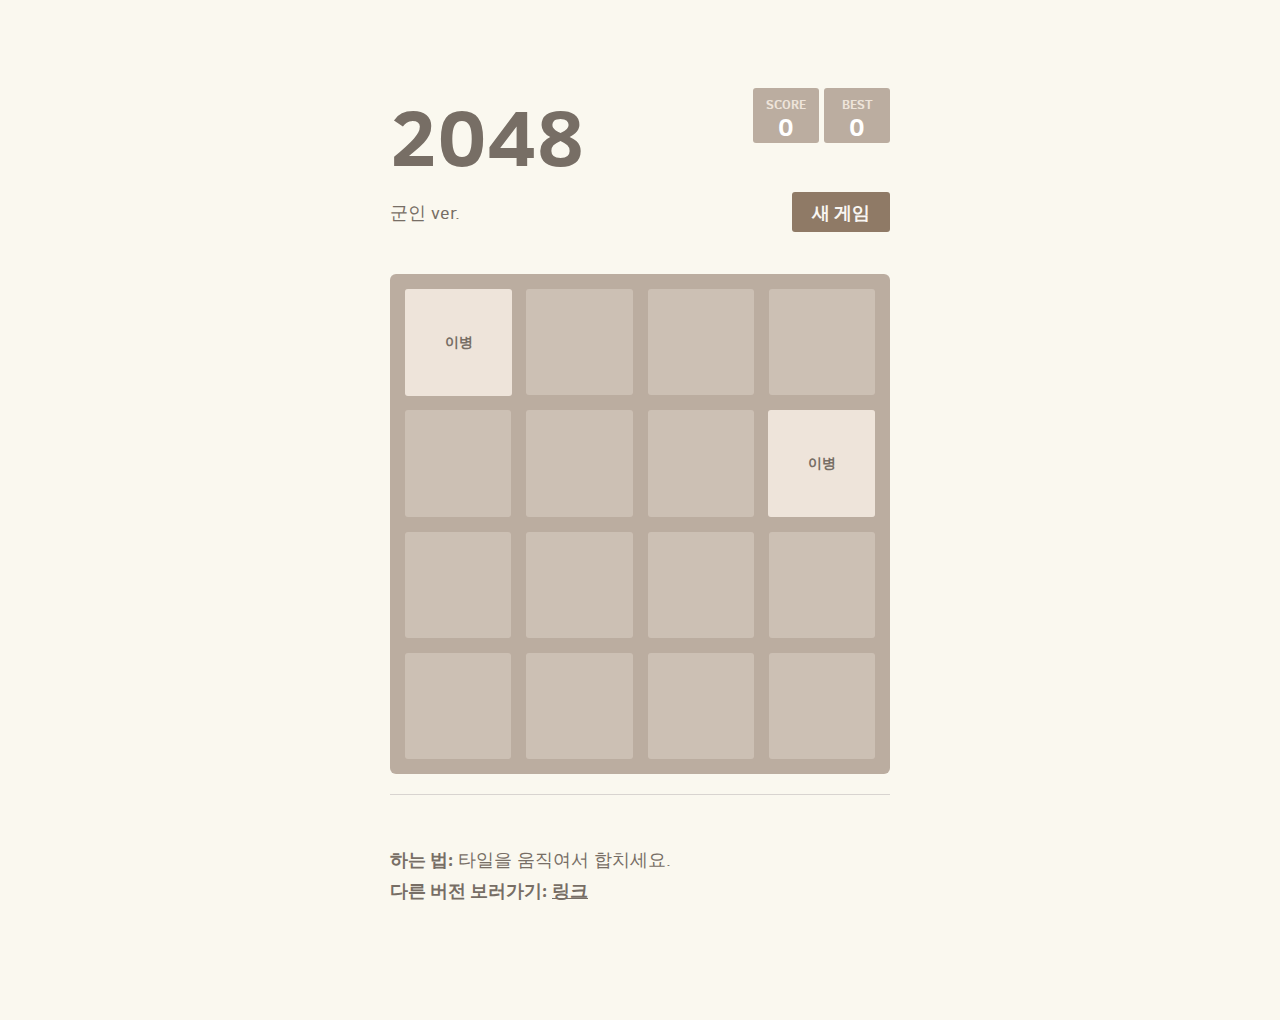
<file: index.html>
<!DOCTYPE html>
<html>
<head>
  <meta charset="utf-8">
  <title>군인_2048</title>

  <link href="style/main.css" rel="stylesheet" type="text/css">
  <link rel="shortcut icon" href="favicon.ico">
  <link rel="apple-touch-icon" href="meta/apple-touch-icon.png">
  <link rel="apple-touch-startup-image" href="meta/apple-touch-startup-image-640x1096.png" media="(device-width: 320px) and (device-height: 568px) and (-webkit-device-pixel-ratio: 2)"> <!-- iPhone 5+ -->
  <link rel="apple-touch-startup-image" href="meta/apple-touch-startup-image-640x920.png"  media="(device-width: 320px) and (device-height: 480px) and (-webkit-device-pixel-ratio: 2)"> <!-- iPhone, retina -->
  <meta name="apple-mobile-web-app-capable" content="yes">
  <meta name="apple-mobile-web-app-status-bar-style" content="black">

  <meta name="HandheldFriendly" content="True">
  <meta name="MobileOptimized" content="320">
  <meta name="viewport" content="width=device-width, target-densitydpi=160dpi, initial-scale=1.0, maximum-scale=1, user-scalable=no, minimal-ui">

  <style>
    .adfit {
      margin: 0 auto;
    }
  </style>
</head>
<body>
  <div class="container">
    <div class="adfit" id='id_adfit'>
      <ins class="kakao_ad_area" style="display:none;" 
        data-ad-unit    = "DAN-4jEQA7oJ8lHjGMBK" 
        data-ad-width   = "320" 
        data-ad-height  = "50"></ins> 
        <script type="text/javascript" src="//t1.daumcdn.net/kas/static/ba.min.js" async></script>
    </div>

    <div class="heading">
      <h1 class="title">2048</h1>
      <div class="scores-container">
        <div class="score-container">0</div>
        <div class="best-container">0</div>
      </div>
    </div>

    <div class="above-game">
      <p class="game-intro">군인 ver.</p>
      <a class="restart-button">새 게임</a>
    </div>

    <div class="game-container">
      <div class="game-message">
        <p></p>
        <div class="lower">
	        <a class="keep-playing-button">계속하기</a>
          <a class="retry-button">한 번 더!</a>
        </div>
      </div>

      <div class="grid-container">
        <div class="grid-row">
          <div class="grid-cell"></div>
          <div class="grid-cell"></div>
          <div class="grid-cell"></div>
          <div class="grid-cell"></div>
        </div>
        <div class="grid-row">
          <div class="grid-cell"></div>
          <div class="grid-cell"></div>
          <div class="grid-cell"></div>
          <div class="grid-cell"></div>
        </div>
        <div class="grid-row">
          <div class="grid-cell"></div>
          <div class="grid-cell"></div>
          <div class="grid-cell"></div>
          <div class="grid-cell"></div>
        </div>
        <div class="grid-row">
          <div class="grid-cell"></div>
          <div class="grid-cell"></div>
          <div class="grid-cell"></div>
          <div class="grid-cell"></div>
        </div>
      </div>

      <div class="tile-container">

      </div>

    </div>

    <hr>
    <p class="game-explanation">
      <strong class="important">하는 법:</strong> 타일을 움직여서 합치세요.<br>
      <strong class="important">다른 버전 보러가기:</strong> <a href="https://jjisu89.github.io/" target="_blank">링크</a>
    </p>
    <!-- <hr>
    <p>
    <strong class="important">Note:</strong> This site is not the official version of 2048. You can play it on your phone via <a href="http://git.io/2048">http://git.io/2048.</a> All other apps or sites are derivatives or fakes, and should be used with caution.
    </p> -->
    <!-- <p>
    Modified by some 미라클. Originally Created by <a href="http://gabrielecirulli.com" target="_blank">Gabriele Cirulli.</a> 
    </p> -->
    <br>
    <div class="adfit" id='id_adfit'>
      <ins class="kakao_ad_area" style="display:none;" 
        data-ad-unit    = "DAN-Vl7V8I14579aJcXX" 
        data-ad-width   = "320" 
        data-ad-height  = "100"></ins> 
        <script type="text/javascript" src="//t1.daumcdn.net/kas/static/ba.min.js" async></script>
    </div>
  </div>

  <script src="js/bind_polyfill.js"></script>
  <script src="js/classlist_polyfill.js"></script>
  <script src="js/animframe_polyfill.js"></script>
  <script src="js/keyboard_input_manager.js"></script>
  <script src="js/html_actuator.js"></script>
  <script src="js/grid.js"></script>
  <script src="js/tile.js"></script>
  <script src="js/local_storage_manager.js"></script>
  <script src="js/game_manager.js"></script>
  <script src="js/application.js"></script>
</body>
</html>
</file>
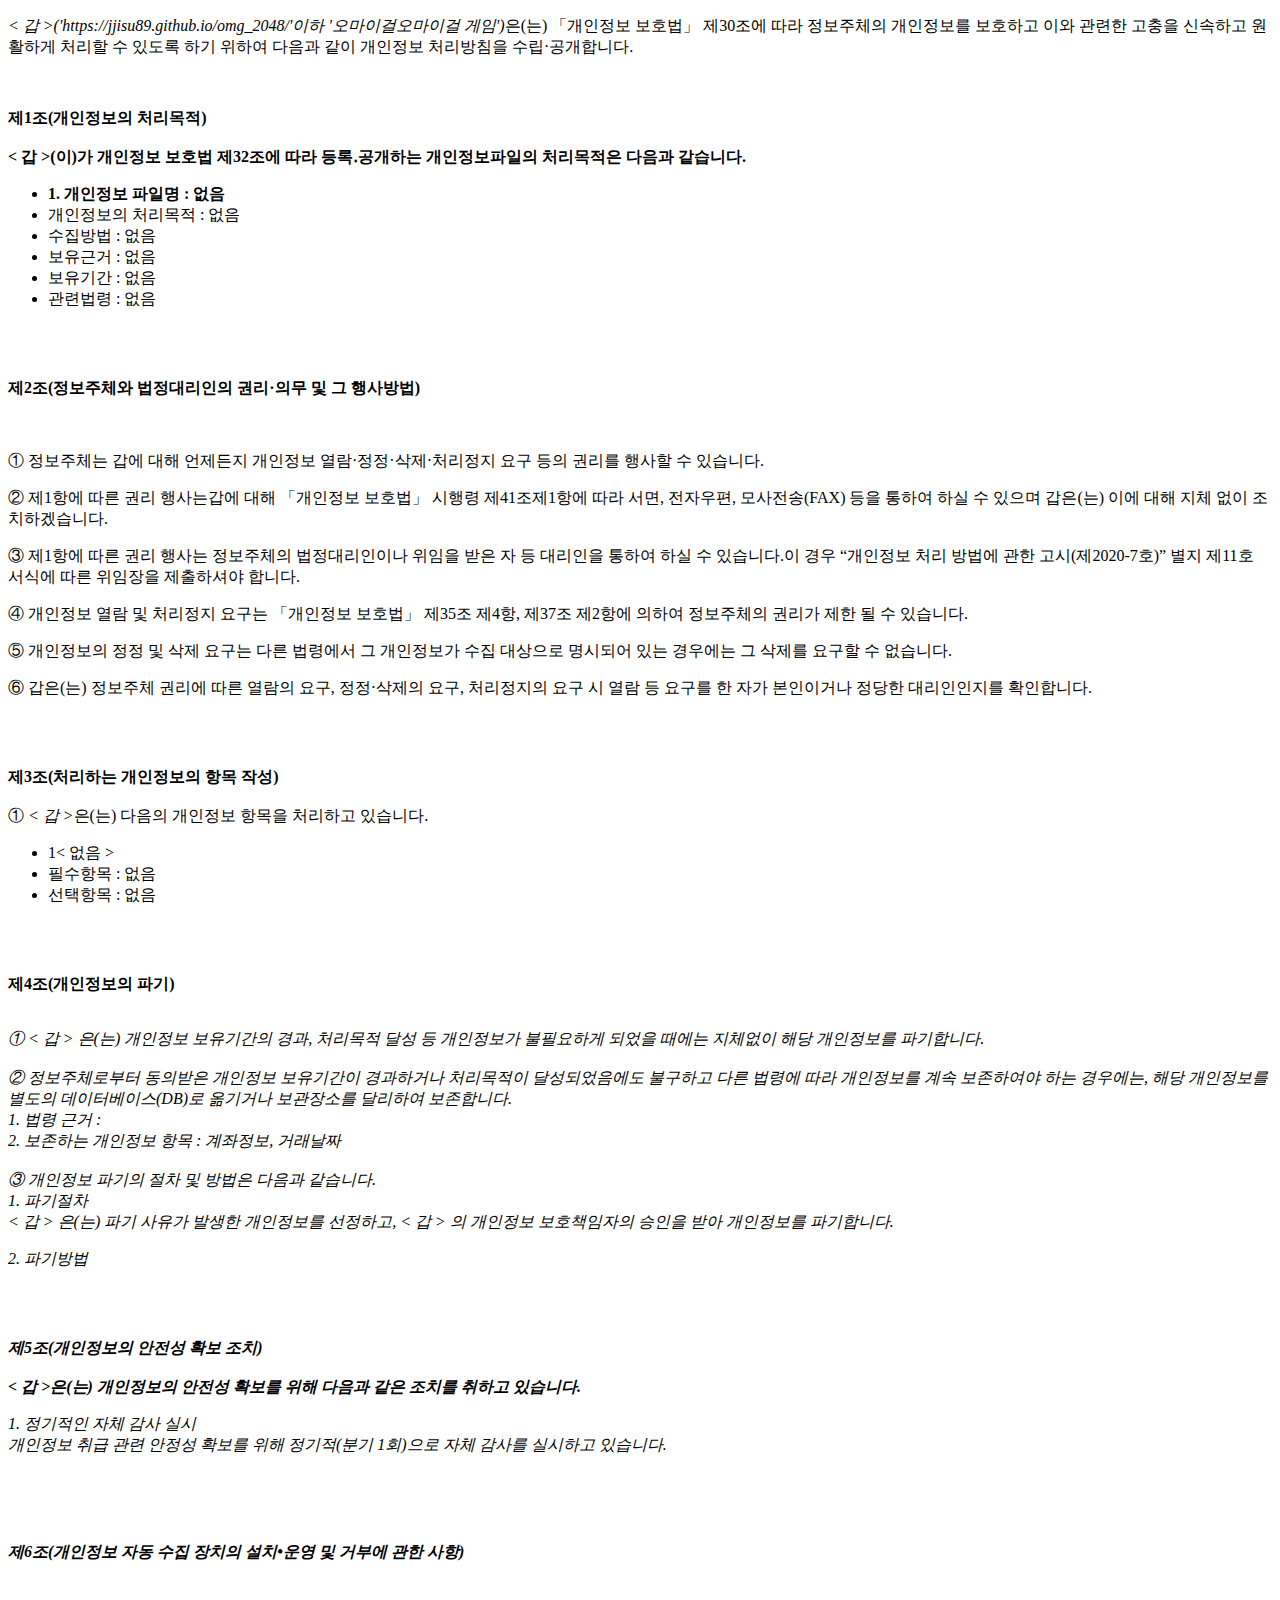
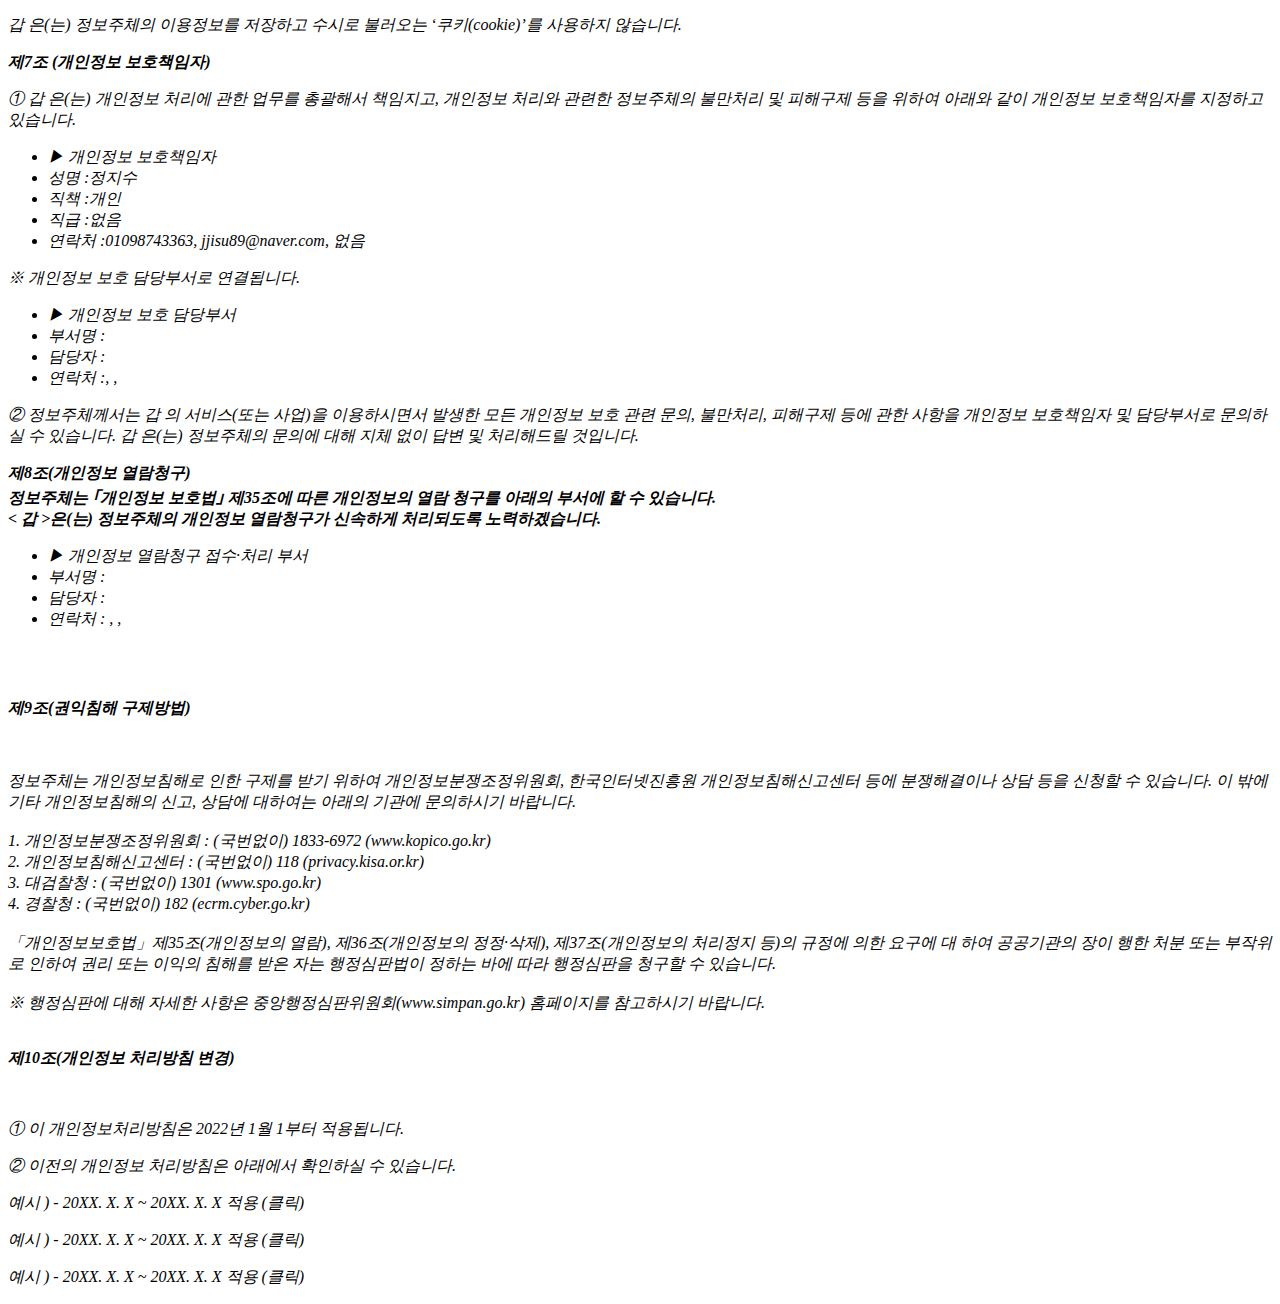
<file: privacy_omg.html>
<!DOCTYPE html PUBLIC "-//W3C//DTD XHTML 1.0 Transitional//EN" "http://www.w3.org/TR/xhtml1/DTD/xhtml1-transitional.dtd">
<html xmlns="http://www.w3.org/1999/xhtml" xml:lang="ko" lang="ko">
<head>
<meta http-equiv="Content-Type" content="text/html; charset=UTF-8">


<title>개인정보처리방침</title>
</head>
<body>
	<p> <p class="ls2 lh6 bs5 ts4"><em class="emphasis">< 갑 >('https://jjisu89.github.io/omg_2048/'이하 '오마이걸오마이걸 게임')</em>은(는) 「개인정보 보호법」 제30조에 따라 정보주체의 개인정보를 보호하고 이와 관련한 고충을 신속하고 원활하게 처리할 수 있도록 하기 위하여 다음과 같이 개인정보 처리방침을 수립·공개합니다.</p><p class="ls2"></br><p class='sub_p mgt30'><strong>제1조(개인정보의 처리목적)</br></br>< 갑 >(이)가 개인정보 보호법 제32조에 따라 등록․공개하는 개인정보파일의 처리목적은 다음과 같습니다.</strong></p><ul class='list_indent2 mgt10'><li class='tt'><b>1. 개인정보 파일명 : 없음</b></li><li>개인정보의  처리목적 : 없음</li><li>수집방법 : 없음</li><li>보유근거 : 없음</li><li>보유기간 : 없음</li><li>관련법령 : 없음</li></ul><br/><br/><p class="lh6 bs4"><strong>제2조(정보주체와 법정대리인의 권리·의무 및 그 행사방법)</strong></p><p class="ls2"><br/><br/>① 정보주체는 갑에 대해 언제든지 개인정보 열람·정정·삭제·처리정지 요구 등의 권리를 행사할 수 있습니다.</p><p class='sub_p'>② 제1항에 따른 권리 행사는갑에 대해 「개인정보 보호법」 시행령 제41조제1항에 따라 서면, 전자우편, 모사전송(FAX) 등을 통하여 하실 수 있으며 갑은(는) 이에 대해 지체 없이 조치하겠습니다.</p><p class='sub_p'>③ 제1항에 따른 권리 행사는 정보주체의 법정대리인이나 위임을 받은 자 등 대리인을 통하여 하실 수 있습니다.이 경우 “개인정보 처리 방법에 관한 고시(제2020-7호)” 별지 제11호 서식에 따른 위임장을 제출하셔야 합니다.</p><p class='sub_p'>④ 개인정보 열람 및 처리정지 요구는  「개인정보 보호법」  제35조 제4항, 제37조 제2항에 의하여 정보주체의 권리가 제한 될 수 있습니다.</p><p class='sub_p'>⑤ 개인정보의 정정 및 삭제 요구는 다른 법령에서 그 개인정보가 수집 대상으로 명시되어 있는 경우에는 그 삭제를 요구할 수 없습니다.</p><p class='sub_p'>⑥ 갑은(는) 정보주체 권리에 따른 열람의 요구, 정정·삭제의 요구, 처리정지의 요구 시 열람 등 요구를 한 자가 본인이거나 정당한 대리인인지를 확인합니다.</p></br></br><p class='lh6 bs4'><strong>제3조(처리하는 개인정보의 항목 작성) </strong></br></br> ① <em class="emphasis">< 갑 ></em>은(는) 다음의 개인정보 항목을 처리하고 있습니다.</p><ul class='list_indent2 mgt10'><li class='tt'>1< 없음 ></li><li>필수항목 : 없음</li><li>선택항목 : 없음</li></ul></br></br><p class='lh6 bs4'><strong>제4조(개인정보의 파기)<em class="emphasis"></strong></p><p class='ls2'></br>① < 갑 > 은(는) 개인정보 보유기간의 경과, 처리목적 달성 등 개인정보가 불필요하게 되었을 때에는 지체없이 해당 개인정보를 파기합니다.</br></br>② 정보주체로부터 동의받은 개인정보 보유기간이 경과하거나 처리목적이 달성되었음에도 불구하고 다른 법령에 따라 개인정보를 계속 보존하여야 하는 경우에는, 해당 개인정보를 별도의 데이터베이스(DB)로 옮기거나 보관장소를 달리하여 보존합니다.</br>1. 법령 근거 :</br>2. 보존하는 개인정보 항목 : 계좌정보, 거래날짜</br></br>③ 개인정보 파기의 절차 및 방법은 다음과 같습니다.</br>1. 파기절차</br> < 갑 > 은(는) 파기 사유가 발생한 개인정보를 선정하고, < 갑 > 의 개인정보 보호책임자의 승인을 받아 개인정보를 파기합니다.</br></p><p class='sub_p mgt10'>2. 파기방법</p><p class='sub_p'없음</p></br></br><p class='lh6 bs4'><strong>제5조(개인정보의 안전성 확보 조치)<em class="emphasis"></br></br>< 갑 ></em>은(는) 개인정보의 안전성 확보를 위해 다음과 같은 조치를 취하고 있습니다.</strong></p><p class='sub_p mgt10'>1. 정기적인 자체 감사 실시</br> 개인정보 취급 관련 안정성 확보를 위해 정기적(분기 1회)으로 자체 감사를 실시하고 있습니다.</br></br></p></br></br><p class="lh6 bs4"><strong>제6조(개인정보 자동 수집 장치의 설치•운영 및 거부에 관한 사항)</strong></p><p class="ls2"><br/><br/>갑 은(는) 정보주체의 이용정보를 저장하고 수시로 불러오는 ‘쿠키(cookie)’를 사용하지 않습니다.<p class='sub_p mgt30'><strong>제7조 (개인정보 보호책임자) </strong></p><p class='sub_p mgt10'> ①  <span class='colorLightBlue'>갑</span> 은(는) 개인정보 처리에 관한 업무를 총괄해서 책임지고, 개인정보 처리와 관련한 정보주체의 불만처리 및 피해구제 등을 위하여 아래와 같이 개인정보 보호책임자를 지정하고 있습니다.</p><ul class='list_indent2 mgt10'><li class='tt'>▶ 개인정보 보호책임자 </li><li>성명 :정지수</li><li>직책 :개인</li><li>직급 :없음</li><li>연락처 :01098743363, jjisu89@naver.com, 없음</li></ul><p class='sub_p'>※ 개인정보 보호 담당부서로 연결됩니다.<p/> <ul class='list_indent2 mgt10'><li class='tt'>▶ 개인정보 보호 담당부서</li><li>부서명 :</li><li>담당자 :</li><li>연락처 :, , </li></ul><p class='sub_p'>② 정보주체께서는 갑 의 서비스(또는 사업)을 이용하시면서 발생한 모든 개인정보 보호 관련 문의, 불만처리, 피해구제 등에 관한 사항을 개인정보 보호책임자 및 담당부서로 문의하실 수 있습니다. 갑 은(는) 정보주체의 문의에 대해 지체 없이 답변 및 처리해드릴 것입니다.</p><p class='sub_p mgt30'><strong>제8조(개인정보 열람청구)</br> 정보주체는 ｢개인정보 보호법｣ 제35조에 따른 개인정보의 열람 청구를 아래의 부서에 할 수 있습니다.<br/>< 갑 ></span>은(는) 정보주체의 개인정보 열람청구가 신속하게 처리되도록 노력하겠습니다. </strong></p><ul class='list_indent2 mgt10'><li class='tt'>▶ 개인정보 열람청구 접수·처리 부서 </li><li>부서명 : </li><li>담당자 : </li><li>연락처 : , , </li></ul></br></br><p class='lh6 bs4'><strong>제9조(권익침해 구제방법)<em class="emphasis"></em></strong></p><br/><br/>정보주체는 개인정보침해로 인한 구제를 받기 위하여 개인정보분쟁조정위원회, 한국인터넷진흥원 개인정보침해신고센터 등에 분쟁해결이나 상담 등을 신청할 수 있습니다. 이 밖에 기타 개인정보침해의 신고, 상담에 대하여는 아래의 기관에 문의하시기 바랍니다.<br/><br/>



  1. 개인정보분쟁조정위원회 : (국번없이) 1833-6972 (www.kopico.go.kr)<br/>

  2. 개인정보침해신고센터 : (국번없이) 118 (privacy.kisa.or.kr)<br/>

  3. 대검찰청 : (국번없이) 1301 (www.spo.go.kr)<br/>

  4. 경찰청 : (국번없이) 182 (ecrm.cyber.go.kr)<br/><br/>



「개인정보보호법」제35조(개인정보의 열람), 제36조(개인정보의 정정·삭제), 제37조(개인정보의 처리정지 등)의 규정에 의한 요구에 대 하여 공공기관의 장이 행한 처분 또는 부작위로 인하여 권리 또는 이익의 침해를 받은 자는 행정심판법이 정하는 바에 따라 행정심판을 청구할 수 있습니다.<br/><br/>



※ 행정심판에 대해 자세한 사항은 중앙행정심판위원회(www.simpan.go.kr) 홈페이지를 참고하시기 바랍니다.</br></br><p class='lh6 bs4'><strong>제10조(개인정보 처리방침 변경)<em class="emphasis"></em></strong></p><br/></p><p class='sub_p'>① 이 개인정보처리방침은 2022년 1월 1부터 적용됩니다.</p><p class='sub_p'></p><p class='sub_p'></p><p class='sub_p'>② 이전의 개인정보 처리방침은 아래에서 확인하실 수 있습니다. </p><p class='sub_p'></p><p class='sub_p'></p><p class='sub_p'>예시 ) - 20XX. X. X ~ 20XX. X. X 적용   (클릭) </p><p class='sub_p'></p><p class='sub_p'></p><p class='sub_p'>예시 ) - 20XX. X. X ~ 20XX. X. X 적용   (클릭) </p><p class='sub_p'></p><p class='sub_p'></p><p class='sub_p'>예시 ) - 20XX. X. X ~ 20XX. X. X 적용   (클릭)</p></p>
</body>
</html>
</file>
<file: style/main.css>
@import url(fonts/clear-sans.css);
html, body {
  margin: 0;
  padding: 0;
  background: #faf8ef;
  color: #776e65;
  font-family: "Clear Sans", "Helvetica Neue", Arial, sans-serif;
  font-size: 18px; }

body {
  margin: 80px 0; }

.heading:after {
  content: "";
  display: block;
  clear: both; }

h1.title {
  font-size: 80px;
  font-weight: bold;
  margin: 0;
  display: block;
  float: left; }

@-webkit-keyframes move-up {
  0% {
    top: 25px;
    opacity: 1; }

  100% {
    top: -50px;
    opacity: 0; } }
@-moz-keyframes move-up {
  0% {
    top: 25px;
    opacity: 1; }

  100% {
    top: -50px;
    opacity: 0; } }
@keyframes move-up {
  0% {
    top: 25px;
    opacity: 1; }

  100% {
    top: -50px;
    opacity: 0; } }
.scores-container {
  float: right;
  text-align: right; }

.score-container, .best-container {
  position: relative;
  display: inline-block;
  background: #bbada0;
  padding: 15px 25px;
  font-size: 25px;
  height: 25px;
  line-height: 47px;
  font-weight: bold;
  border-radius: 3px;
  color: white;
  margin-top: 8px;
  text-align: center; }
  .score-container:after, .best-container:after {
    position: absolute;
    width: 100%;
    top: 10px;
    left: 0;
    text-transform: uppercase;
    font-size: 13px;
    line-height: 13px;
    text-align: center;
    color: #eee4da; }
  .score-container .score-addition, .best-container .score-addition {
    position: absolute;
    right: 30px;
    color: red;
    font-size: 25px;
    line-height: 25px;
    font-weight: bold;
    color: rgba(119, 110, 101, 0.9);
    z-index: 100;
    -webkit-animation: move-up 600ms ease-in;
    -moz-animation: move-up 600ms ease-in;
    animation: move-up 600ms ease-in;
    -webkit-animation-fill-mode: both;
    -moz-animation-fill-mode: both;
    animation-fill-mode: both; }

.score-container:after {
  content: "Score"; }

.best-container:after {
  content: "Best"; }

p {
  margin-top: 0;
  margin-bottom: 10px;
  line-height: 1.65; }

a {
  color: #776e65;
  font-weight: bold;
  text-decoration: underline;
  cursor: pointer; }

strong.important {
  text-transform: uppercase; }

hr {
  border: none;
  border-bottom: 1px solid #d8d4d0;
  margin-top: 20px;
  margin-bottom: 30px; }

.container {
  width: 500px;
  margin: 0 auto; }

@-webkit-keyframes fade-in {
  0% {
    opacity: 0; }

  100% {
    opacity: 1; } }
@-moz-keyframes fade-in {
  0% {
    opacity: 0; }

  100% {
    opacity: 1; } }
@keyframes fade-in {
  0% {
    opacity: 0; }

  100% {
    opacity: 1; } }
.game-container {
  margin-top: 40px;
  position: relative;
  padding: 15px;
  cursor: default;
  -webkit-touch-callout: none;
  -ms-touch-callout: none;
  -webkit-user-select: none;
  -moz-user-select: none;
  -ms-user-select: none;
  -ms-touch-action: none;
  touch-action: none;
  background: #bbada0;
  border-radius: 6px;
  width: 500px;
  height: 500px;
  -webkit-box-sizing: border-box;
  -moz-box-sizing: border-box;
  box-sizing: border-box; }
  .game-container .game-message {
    display: none;
    position: absolute;
    top: 0;
    right: 0;
    bottom: 0;
    left: 0;
    background: rgba(238, 228, 218, 0.5);
    z-index: 100;
    text-align: center;
    -webkit-animation: fade-in 800ms ease 1200ms;
    -moz-animation: fade-in 800ms ease 1200ms;
    animation: fade-in 800ms ease 1200ms;
    -webkit-animation-fill-mode: both;
    -moz-animation-fill-mode: both;
    animation-fill-mode: both; }
    .game-container .game-message p {
      font-size: 60px;
      font-weight: bold;
      height: 60px;
      line-height: 60px;
      margin-top: 222px; }
    .game-container .game-message .lower {
      display: block;
      margin-top: 59px; }
    .game-container .game-message a {
      display: inline-block;
      background: #8f7a66;
      border-radius: 3px;
      padding: 0 20px;
      text-decoration: none;
      color: #f9f6f2;
      height: 40px;
      line-height: 42px;
      margin-left: 9px; }
      .game-container .game-message a.keep-playing-button {
        display: none; }
    .game-container .game-message.game-won {
      background: rgba(237, 194, 46, 0.5);
      color: #f9f6f2; }
      .game-container .game-message.game-won a.keep-playing-button {
        display: inline-block; }
    .game-container .game-message.game-won, .game-container .game-message.game-over {
      display: block; }

.grid-container {
  position: absolute;
  z-index: 1; }

.grid-row {
  margin-bottom: 15px; }
  .grid-row:last-child {
    margin-bottom: 0; }
  .grid-row:after {
    content: "";
    display: block;
    clear: both; }

.grid-cell {
  width: 106.25px;
  height: 106.25px;
  margin-right: 15px;
  float: left;
  border-radius: 3px;
  background: rgba(238, 228, 218, 0.35); }
  .grid-cell:last-child {
    margin-right: 0; }

.tile-container {
  position: absolute;
  z-index: 2; }

.tile, .tile .tile-inner {
  width: 107px;
  height: 107px;
  line-height: 107px; }
.tile.tile-position-1-1 {
  -webkit-transform: translate(0px, 0px);
  -moz-transform: translate(0px, 0px);
  -ms-transform: translate(0px, 0px);
  transform: translate(0px, 0px); }
.tile.tile-position-1-2 {
  -webkit-transform: translate(0px, 121px);
  -moz-transform: translate(0px, 121px);
  -ms-transform: translate(0px, 121px);
  transform: translate(0px, 121px); }
.tile.tile-position-1-3 {
  -webkit-transform: translate(0px, 242px);
  -moz-transform: translate(0px, 242px);
  -ms-transform: translate(0px, 242px);
  transform: translate(0px, 242px); }
.tile.tile-position-1-4 {
  -webkit-transform: translate(0px, 363px);
  -moz-transform: translate(0px, 363px);
  -ms-transform: translate(0px, 363px);
  transform: translate(0px, 363px); }
.tile.tile-position-2-1 {
  -webkit-transform: translate(121px, 0px);
  -moz-transform: translate(121px, 0px);
  -ms-transform: translate(121px, 0px);
  transform: translate(121px, 0px); }
.tile.tile-position-2-2 {
  -webkit-transform: translate(121px, 121px);
  -moz-transform: translate(121px, 121px);
  -ms-transform: translate(121px, 121px);
  transform: translate(121px, 121px); }
.tile.tile-position-2-3 {
  -webkit-transform: translate(121px, 242px);
  -moz-transform: translate(121px, 242px);
  -ms-transform: translate(121px, 242px);
  transform: translate(121px, 242px); }
.tile.tile-position-2-4 {
  -webkit-transform: translate(121px, 363px);
  -moz-transform: translate(121px, 363px);
  -ms-transform: translate(121px, 363px);
  transform: translate(121px, 363px); }
.tile.tile-position-3-1 {
  -webkit-transform: translate(242px, 0px);
  -moz-transform: translate(242px, 0px);
  -ms-transform: translate(242px, 0px);
  transform: translate(242px, 0px); }
.tile.tile-position-3-2 {
  -webkit-transform: translate(242px, 121px);
  -moz-transform: translate(242px, 121px);
  -ms-transform: translate(242px, 121px);
  transform: translate(242px, 121px); }
.tile.tile-position-3-3 {
  -webkit-transform: translate(242px, 242px);
  -moz-transform: translate(242px, 242px);
  -ms-transform: translate(242px, 242px);
  transform: translate(242px, 242px); }
.tile.tile-position-3-4 {
  -webkit-transform: translate(242px, 363px);
  -moz-transform: translate(242px, 363px);
  -ms-transform: translate(242px, 363px);
  transform: translate(242px, 363px); }
.tile.tile-position-4-1 {
  -webkit-transform: translate(363px, 0px);
  -moz-transform: translate(363px, 0px);
  -ms-transform: translate(363px, 0px);
  transform: translate(363px, 0px); }
.tile.tile-position-4-2 {
  -webkit-transform: translate(363px, 121px);
  -moz-transform: translate(363px, 121px);
  -ms-transform: translate(363px, 121px);
  transform: translate(363px, 121px); }
.tile.tile-position-4-3 {
  -webkit-transform: translate(363px, 242px);
  -moz-transform: translate(363px, 242px);
  -ms-transform: translate(363px, 242px);
  transform: translate(363px, 242px); }
.tile.tile-position-4-4 {
  -webkit-transform: translate(363px, 363px);
  -moz-transform: translate(363px, 363px);
  -ms-transform: translate(363px, 363px);
  transform: translate(363px, 363px); }

.tile {
  position: absolute;
  -webkit-transition: 100ms ease-in-out;
  -moz-transition: 100ms ease-in-out;
  transition: 100ms ease-in-out;
  -webkit-transition-property: -webkit-transform;
  -moz-transition-property: -moz-transform;
  transition-property: transform; }
  .tile .tile-inner {
    border-radius: 3px;
    background: #eee4da;
    text-align: center;
    font-weight: bold;
    z-index: 10;
    font-size: 55px; }
  .tile.tile-2 .tile-inner {
    background: #eee4da;
    box-shadow: 0 0 30px 10px rgba(243, 215, 116, 0), inset 0 0 0 1px rgba(255, 255, 255, 0);
    font-size: 14px; }
  .tile.tile-4 .tile-inner {
    background: #ede0c8;
    box-shadow: 0 0 30px 10px rgba(243, 215, 116, 0), inset 0 0 0 1px rgba(255, 255, 255, 0);
    font-size: 14px; }
  .tile.tile-8 .tile-inner {
    color: #f9f6f2;
    background: #f2b179;
    font-size: 14px; }
  .tile.tile-16 .tile-inner {
    color: #f9f6f2;
    background: #f59563; 
    font-size: 14px; }
  .tile.tile-32 .tile-inner {
    color: #f9f6f2;
    background: #f67c5f; 
    font-size: 14px; }
  .tile.tile-64 .tile-inner {
    color: #f9f6f2;
    background: #f65e3b; 
    font-size: 14px; }
  .tile.tile-128 .tile-inner {
    color: #f9f6f2;
    background: #edcf72;
    box-shadow: 0 0 30px 10px rgba(243, 215, 116, 0.2381), inset 0 0 0 1px rgba(255, 255, 255, 0.14286);
    font-size: 14px; }
    @media screen and (max-width: 520px) {
      .tile.tile-128 .tile-inner {
        font-size: 14px; } }
  .tile.tile-256 .tile-inner {
    color: #f9f6f2;
    background: #edcc61;
    box-shadow: 0 0 30px 10px rgba(243, 215, 116, 0.31746), inset 0 0 0 1px rgba(255, 255, 255, 0.19048);
    font-size: 14px; }
    @media screen and (max-width: 520px) {
      .tile.tile-256 .tile-inner {
        font-size: 14px; } }
  .tile.tile-512 .tile-inner {
    color: #f9f6f2;
    background: #edc850;
    box-shadow: 0 0 30px 10px rgba(243, 215, 116, 0.39683), inset 0 0 0 1px rgba(255, 255, 255, 0.2381);
    font-size: 14px; }
    @media screen and (max-width: 520px) {
      .tile.tile-512 .tile-inner {
        font-size: 14px; } }
  .tile.tile-1024 .tile-inner {
    color: #f9f6f2;
    background: #edc53f;
    box-shadow: 0 0 30px 10px rgba(243, 215, 116, 0.47619), inset 0 0 0 1px rgba(255, 255, 255, 0.28571);
    font-size: 14px; }
    @media screen and (max-width: 520px) {
      .tile.tile-1024 .tile-inner {
        font-size: 14px; } }
  .tile.tile-2048 .tile-inner {
    color: #f9f6f2;
    background: #edc22e;
    box-shadow: 0 0 30px 10px rgba(243, 215, 116, 0.55556), inset 0 0 0 1px rgba(255, 255, 255, 0.33333);
    font-size: 14px; }
    @media screen and (max-width: 520px) {
      .tile.tile-2048 .tile-inner {
        font-size: 14px; } }
  .tile.tile-super .tile-inner {
    color: #f9f6f2;
    background: #3c3a32;
    font-size: 14px; }
    @media screen and (max-width: 520px) {
      .tile.tile-super .tile-inner {
        font-size: 14px; } }

@-webkit-keyframes appear {
  0% {
    opacity: 0;
    -webkit-transform: scale(0);
    -moz-transform: scale(0);
    -ms-transform: scale(0);
    transform: scale(0); }

  100% {
    opacity: 1;
    -webkit-transform: scale(1);
    -moz-transform: scale(1);
    -ms-transform: scale(1);
    transform: scale(1); } }
@-moz-keyframes appear {
  0% {
    opacity: 0;
    -webkit-transform: scale(0);
    -moz-transform: scale(0);
    -ms-transform: scale(0);
    transform: scale(0); }

  100% {
    opacity: 1;
    -webkit-transform: scale(1);
    -moz-transform: scale(1);
    -ms-transform: scale(1);
    transform: scale(1); } }
@keyframes appear {
  0% {
    opacity: 0;
    -webkit-transform: scale(0);
    -moz-transform: scale(0);
    -ms-transform: scale(0);
    transform: scale(0); }

  100% {
    opacity: 1;
    -webkit-transform: scale(1);
    -moz-transform: scale(1);
    -ms-transform: scale(1);
    transform: scale(1); } }
.tile-new .tile-inner {
  -webkit-animation: appear 200ms ease 100ms;
  -moz-animation: appear 200ms ease 100ms;
  animation: appear 200ms ease 100ms;
  -webkit-animation-fill-mode: backwards;
  -moz-animation-fill-mode: backwards;
  animation-fill-mode: backwards; }

@-webkit-keyframes pop {
  0% {
    -webkit-transform: scale(0);
    -moz-transform: scale(0);
    -ms-transform: scale(0);
    transform: scale(0); }

  50% {
    -webkit-transform: scale(1.2);
    -moz-transform: scale(1.2);
    -ms-transform: scale(1.2);
    transform: scale(1.2); }

  100% {
    -webkit-transform: scale(1);
    -moz-transform: scale(1);
    -ms-transform: scale(1);
    transform: scale(1); } }
@-moz-keyframes pop {
  0% {
    -webkit-transform: scale(0);
    -moz-transform: scale(0);
    -ms-transform: scale(0);
    transform: scale(0); }

  50% {
    -webkit-transform: scale(1.2);
    -moz-transform: scale(1.2);
    -ms-transform: scale(1.2);
    transform: scale(1.2); }

  100% {
    -webkit-transform: scale(1);
    -moz-transform: scale(1);
    -ms-transform: scale(1);
    transform: scale(1); } }
@keyframes pop {
  0% {
    -webkit-transform: scale(0);
    -moz-transform: scale(0);
    -ms-transform: scale(0);
    transform: scale(0); }

  50% {
    -webkit-transform: scale(1.2);
    -moz-transform: scale(1.2);
    -ms-transform: scale(1.2);
    transform: scale(1.2); }

  100% {
    -webkit-transform: scale(1);
    -moz-transform: scale(1);
    -ms-transform: scale(1);
    transform: scale(1); } }
.tile-merged .tile-inner {
  z-index: 20;
  -webkit-animation: pop 200ms ease 100ms;
  -moz-animation: pop 200ms ease 100ms;
  animation: pop 200ms ease 100ms;
  -webkit-animation-fill-mode: backwards;
  -moz-animation-fill-mode: backwards;
  animation-fill-mode: backwards; }

.above-game:after {
  content: "";
  display: block;
  clear: both; }

.game-intro {
  float: left;
  line-height: 42px;
  margin-bottom: 0; }

.restart-button {
  display: inline-block;
  background: #8f7a66;
  border-radius: 3px;
  padding: 0 20px;
  text-decoration: none;
  color: #f9f6f2;
  height: 40px;
  line-height: 42px;
  display: block;
  text-align: center;
  float: right; }

.game-explanation {
  margin-top: 50px; }

@media screen and (max-width: 520px) {
  html, body {
    font-size: 15px; }

  body {
    margin: 20px 0;
    padding: 0 20px; }

  h1.title {
    font-size: 27px;
    margin-top: 15px; }

  .container {
    width: 280px;
    margin: 0 auto; }

  .score-container, .best-container {
    margin-top: 0;
    padding: 15px 10px;
    min-width: 40px; }

  .heading {
    margin-bottom: 10px; }

  .game-intro {
    width: 55%;
    display: block;
    box-sizing: border-box;
    line-height: 1.65; }

  .restart-button {
    width: 42%;
    padding: 0;
    display: block;
    box-sizing: border-box;
    margin-top: 2px; }

  .game-container {
    margin-top: 17px;
    position: relative;
    padding: 10px;
    cursor: default;
    -webkit-touch-callout: none;
    -ms-touch-callout: none;
    -webkit-user-select: none;
    -moz-user-select: none;
    -ms-user-select: none;
    -ms-touch-action: none;
    touch-action: none;
    background: #bbada0;
    border-radius: 6px;
    width: 280px;
    height: 280px;
    -webkit-box-sizing: border-box;
    -moz-box-sizing: border-box;
    box-sizing: border-box; }
    .game-container .game-message {
      display: none;
      position: absolute;
      top: 0;
      right: 0;
      bottom: 0;
      left: 0;
      background: rgba(238, 228, 218, 0.5);
      z-index: 100;
      text-align: center;
      -webkit-animation: fade-in 800ms ease 1200ms;
      -moz-animation: fade-in 800ms ease 1200ms;
      animation: fade-in 800ms ease 1200ms;
      -webkit-animation-fill-mode: both;
      -moz-animation-fill-mode: both;
      animation-fill-mode: both; }
      .game-container .game-message p {
        font-size: 60px;
        font-weight: bold;
        height: 60px;
        line-height: 60px;
        margin-top: 222px; }
      .game-container .game-message .lower {
        display: block;
        margin-top: 59px; }
      .game-container .game-message a {
        display: inline-block;
        background: #8f7a66;
        border-radius: 3px;
        padding: 0 20px;
        text-decoration: none;
        color: #f9f6f2;
        height: 40px;
        line-height: 42px;
        margin-left: 9px; }
        .game-container .game-message a.keep-playing-button {
          display: none; }
      .game-container .game-message.game-won {
        background: rgba(237, 194, 46, 0.5);
        color: #f9f6f2; }
        .game-container .game-message.game-won a.keep-playing-button {
          display: inline-block; }
      .game-container .game-message.game-won, .game-container .game-message.game-over {
        display: block; }

  .grid-container {
    position: absolute;
    z-index: 1; }

  .grid-row {
    margin-bottom: 10px; }
    .grid-row:last-child {
      margin-bottom: 0; }
    .grid-row:after {
      content: "";
      display: block;
      clear: both; }

  .grid-cell {
    width: 57.5px;
    height: 57.5px;
    margin-right: 10px;
    float: left;
    border-radius: 3px;
    background: rgba(238, 228, 218, 0.35); }
    .grid-cell:last-child {
      margin-right: 0; }

  .tile-container {
    position: absolute;
    z-index: 2; }

  .tile, .tile .tile-inner {
    width: 58px;
    height: 58px;
    line-height: 58px; }
  .tile.tile-position-1-1 {
    -webkit-transform: translate(0px, 0px);
    -moz-transform: translate(0px, 0px);
    -ms-transform: translate(0px, 0px);
    transform: translate(0px, 0px); }
  .tile.tile-position-1-2 {
    -webkit-transform: translate(0px, 67px);
    -moz-transform: translate(0px, 67px);
    -ms-transform: translate(0px, 67px);
    transform: translate(0px, 67px); }
  .tile.tile-position-1-3 {
    -webkit-transform: translate(0px, 135px);
    -moz-transform: translate(0px, 135px);
    -ms-transform: translate(0px, 135px);
    transform: translate(0px, 135px); }
  .tile.tile-position-1-4 {
    -webkit-transform: translate(0px, 202px);
    -moz-transform: translate(0px, 202px);
    -ms-transform: translate(0px, 202px);
    transform: translate(0px, 202px); }
  .tile.tile-position-2-1 {
    -webkit-transform: translate(67px, 0px);
    -moz-transform: translate(67px, 0px);
    -ms-transform: translate(67px, 0px);
    transform: translate(67px, 0px); }
  .tile.tile-position-2-2 {
    -webkit-transform: translate(67px, 67px);
    -moz-transform: translate(67px, 67px);
    -ms-transform: translate(67px, 67px);
    transform: translate(67px, 67px); }
  .tile.tile-position-2-3 {
    -webkit-transform: translate(67px, 135px);
    -moz-transform: translate(67px, 135px);
    -ms-transform: translate(67px, 135px);
    transform: translate(67px, 135px); }
  .tile.tile-position-2-4 {
    -webkit-transform: translate(67px, 202px);
    -moz-transform: translate(67px, 202px);
    -ms-transform: translate(67px, 202px);
    transform: translate(67px, 202px); }
  .tile.tile-position-3-1 {
    -webkit-transform: translate(135px, 0px);
    -moz-transform: translate(135px, 0px);
    -ms-transform: translate(135px, 0px);
    transform: translate(135px, 0px); }
  .tile.tile-position-3-2 {
    -webkit-transform: translate(135px, 67px);
    -moz-transform: translate(135px, 67px);
    -ms-transform: translate(135px, 67px);
    transform: translate(135px, 67px); }
  .tile.tile-position-3-3 {
    -webkit-transform: translate(135px, 135px);
    -moz-transform: translate(135px, 135px);
    -ms-transform: translate(135px, 135px);
    transform: translate(135px, 135px); }
  .tile.tile-position-3-4 {
    -webkit-transform: translate(135px, 202px);
    -moz-transform: translate(135px, 202px);
    -ms-transform: translate(135px, 202px);
    transform: translate(135px, 202px); }
  .tile.tile-position-4-1 {
    -webkit-transform: translate(202px, 0px);
    -moz-transform: translate(202px, 0px);
    -ms-transform: translate(202px, 0px);
    transform: translate(202px, 0px); }
  .tile.tile-position-4-2 {
    -webkit-transform: translate(202px, 67px);
    -moz-transform: translate(202px, 67px);
    -ms-transform: translate(202px, 67px);
    transform: translate(202px, 67px); }
  .tile.tile-position-4-3 {
    -webkit-transform: translate(202px, 135px);
    -moz-transform: translate(202px, 135px);
    -ms-transform: translate(202px, 135px);
    transform: translate(202px, 135px); }
  .tile.tile-position-4-4 {
    -webkit-transform: translate(202px, 202px);
    -moz-transform: translate(202px, 202px);
    -ms-transform: translate(202px, 202px);
    transform: translate(202px, 202px); }

  .tile .tile-inner {
    font-size: 35px; }

  .game-message p {
    font-size: 30px !important;
    height: 30px !important;
    line-height: 30px !important;
    margin-top: 90px !important; }
  .game-message .lower {
    margin-top: 30px !important; } }
</file>
